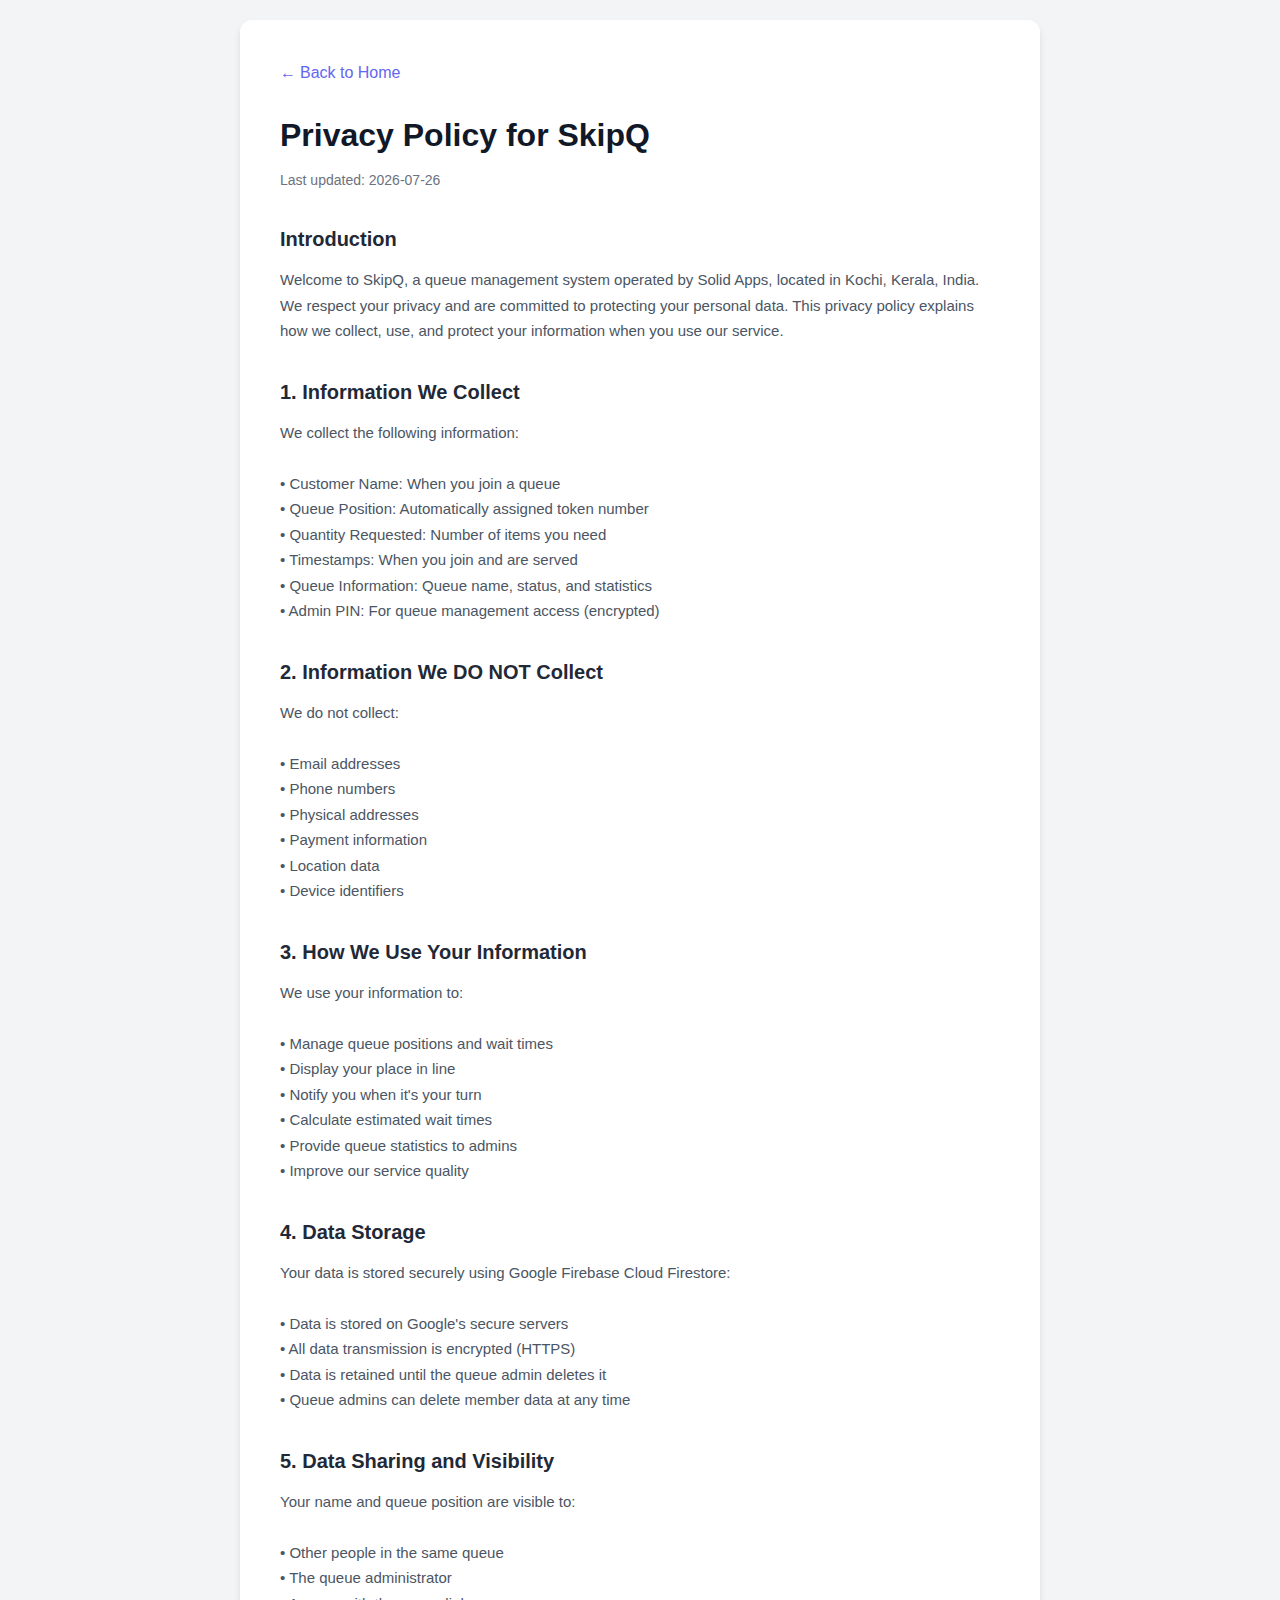
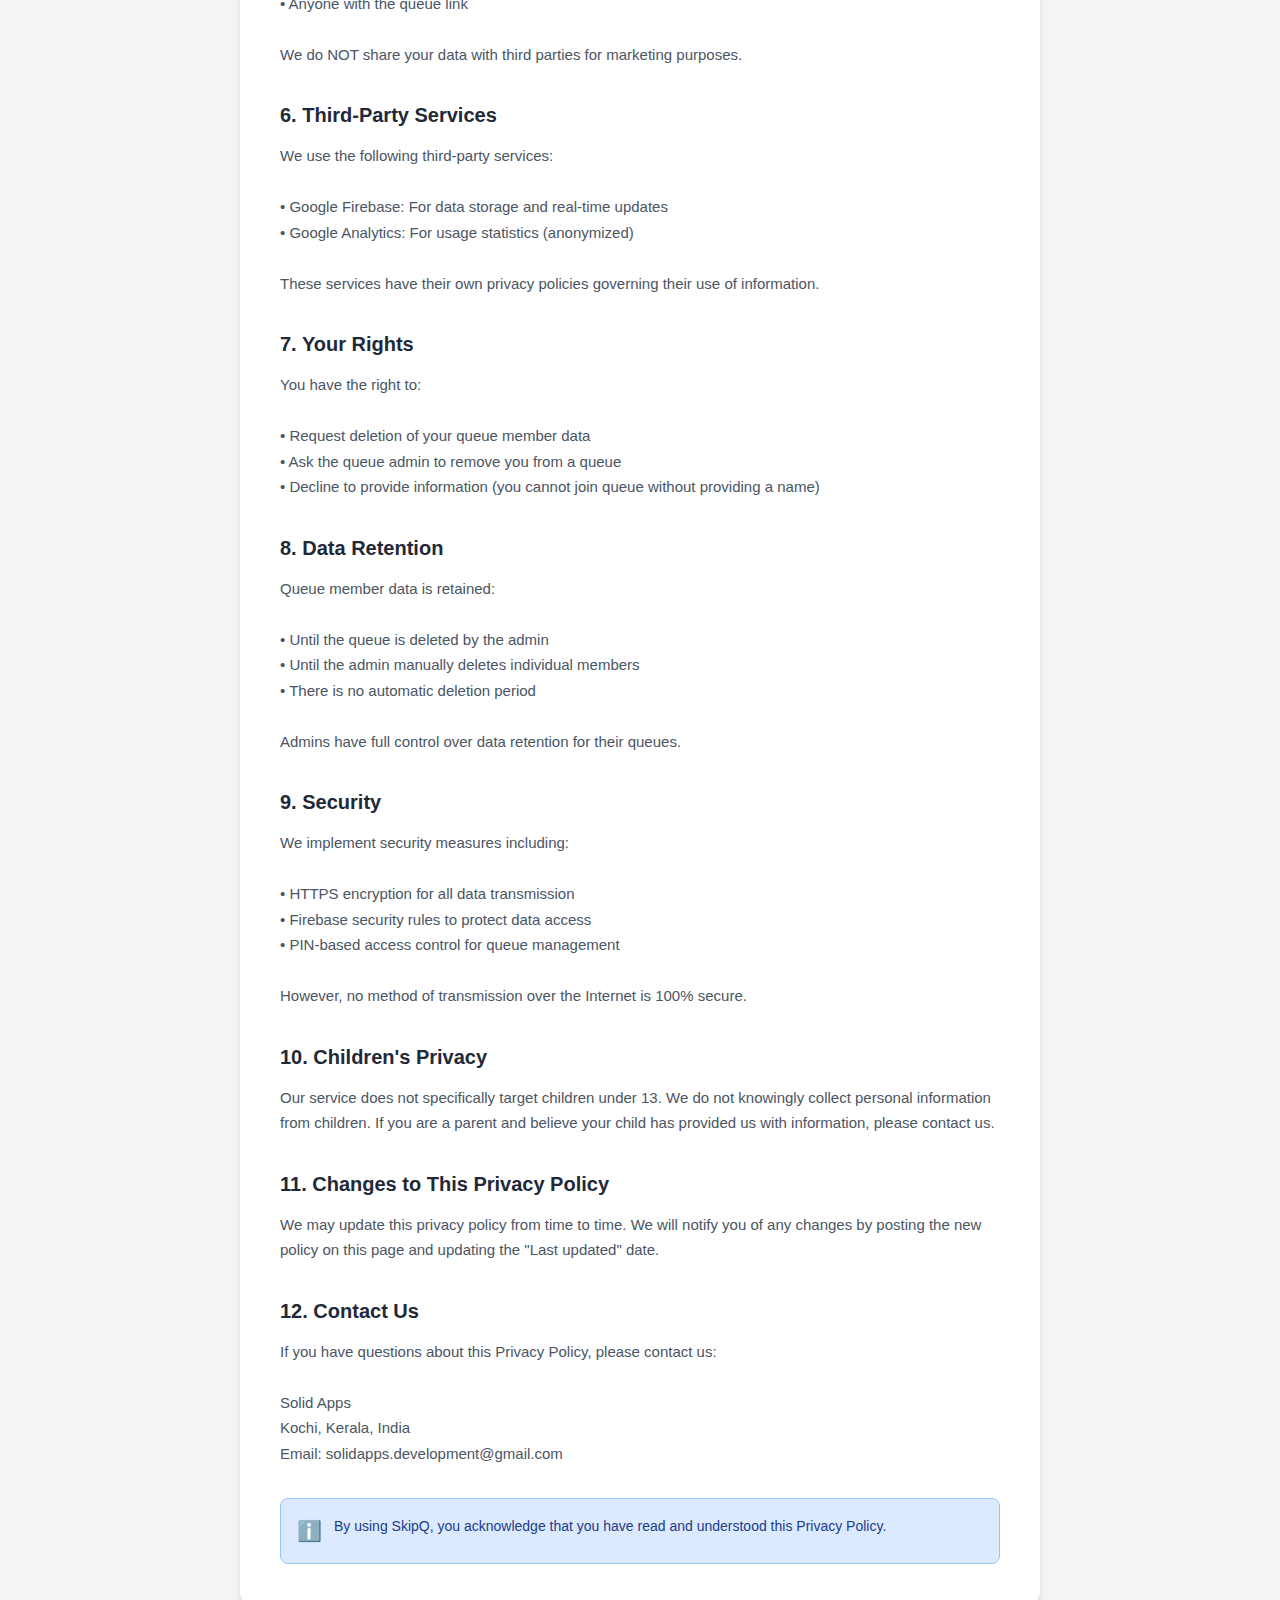
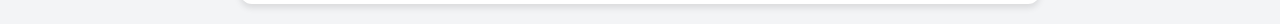
<file: web/privacy-policy.html>
<!DOCTYPE html>
<html lang="en">
<head>
    <meta charset="UTF-8">
    <meta name="viewport" content="width=device-width, initial-scale=1.0">
    <meta name="description" content="Privacy Policy for SkipQ - Queue Management System">
    <title>Privacy Policy - SkipQ</title>
    <link rel="icon" type="image/png" href="favicon.png">
    <style>
        * {
            margin: 0;
            padding: 0;
            box-sizing: border-box;
        }

        body {
            font-family: -apple-system, BlinkMacSystemFont, 'Segoe UI', Roboto, 'Helvetica Neue', Arial, sans-serif;
            line-height: 1.6;
            color: #1F2937;
            background-color: #F3F4F6;
            padding: 20px;
        }

        .container {
            max-width: 800px;
            margin: 0 auto;
            background: white;
            padding: 40px;
            border-radius: 12px;
            box-shadow: 0 4px 6px rgba(0, 0, 0, 0.1);
        }

        .header {
            margin-bottom: 32px;
        }

        .back-button {
            display: inline-flex;
            align-items: center;
            color: #6366F1;
            text-decoration: none;
            font-weight: 500;
            margin-bottom: 24px;
            transition: color 0.2s;
        }

        .back-button:hover {
            color: #4F46E5;
        }

        .back-button::before {
            content: '← ';
            margin-right: 4px;
        }

        h1 {
            font-size: 32px;
            font-weight: 800;
            color: #111827;
            margin-bottom: 8px;
        }

        .last-updated {
            color: #6B7280;
            font-size: 14px;
        }

        .section {
            margin-bottom: 32px;
        }

        .section h2 {
            font-size: 20px;
            font-weight: 700;
            color: #1F2937;
            margin-bottom: 12px;
        }

        .section p {
            color: #4B5563;
            font-size: 15px;
            line-height: 1.7;
            white-space: pre-line;
        }

        .info-box {
            background-color: #DBEAFE;
            border: 1px solid #93C5FD;
            border-radius: 8px;
            padding: 16px;
            margin-top: 32px;
            display: flex;
            align-items: start;
        }

        .info-box-icon {
            color: #1E40AF;
            margin-right: 12px;
            font-size: 20px;
        }

        .info-box-text {
            color: #1E3A8A;
            font-size: 14px;
            flex: 1;
        }

        @media (max-width: 768px) {
            body {
                padding: 10px;
            }

            .container {
                padding: 24px;
            }

            h1 {
                font-size: 24px;
            }

            .section h2 {
                font-size: 18px;
            }
        }
    </style>
</head>
<body>
    <div class="container">
        <a href="/" class="back-button">Back to Home</a>

        <div class="header">
            <h1>Privacy Policy for SkipQ</h1>
            <p class="last-updated">Last updated: <span id="current-date"></span></p>
        </div>

        <div class="section">
            <h2>Introduction</h2>
            <p>Welcome to SkipQ, a queue management system operated by Solid Apps, located in Kochi, Kerala, India. We respect your privacy and are committed to protecting your personal data. This privacy policy explains how we collect, use, and protect your information when you use our service.</p>
        </div>

        <div class="section">
            <h2>1. Information We Collect</h2>
            <p>We collect the following information:

• Customer Name: When you join a queue
• Queue Position: Automatically assigned token number
• Quantity Requested: Number of items you need
• Timestamps: When you join and are served
• Queue Information: Queue name, status, and statistics
• Admin PIN: For queue management access (encrypted)</p>
        </div>

        <div class="section">
            <h2>2. Information We DO NOT Collect</h2>
            <p>We do not collect:

• Email addresses
• Phone numbers
• Physical addresses
• Payment information
• Location data
• Device identifiers</p>
        </div>

        <div class="section">
            <h2>3. How We Use Your Information</h2>
            <p>We use your information to:

• Manage queue positions and wait times
• Display your place in line
• Notify you when it's your turn
• Calculate estimated wait times
• Provide queue statistics to admins
• Improve our service quality</p>
        </div>

        <div class="section">
            <h2>4. Data Storage</h2>
            <p>Your data is stored securely using Google Firebase Cloud Firestore:

• Data is stored on Google's secure servers
• All data transmission is encrypted (HTTPS)
• Data is retained until the queue admin deletes it
• Queue admins can delete member data at any time</p>
        </div>

        <div class="section">
            <h2>5. Data Sharing and Visibility</h2>
            <p>Your name and queue position are visible to:

• Other people in the same queue
• The queue administrator
• Anyone with the queue link

We do NOT share your data with third parties for marketing purposes.</p>
        </div>

        <div class="section">
            <h2>6. Third-Party Services</h2>
            <p>We use the following third-party services:

• Google Firebase: For data storage and real-time updates
• Google Analytics: For usage statistics (anonymized)

These services have their own privacy policies governing their use of information.</p>
        </div>

        <div class="section">
            <h2>7. Your Rights</h2>
            <p>You have the right to:

• Request deletion of your queue member data
• Ask the queue admin to remove you from a queue
• Decline to provide information (you cannot join queue without providing a name)</p>
        </div>

        <div class="section">
            <h2>8. Data Retention</h2>
            <p>Queue member data is retained:

• Until the queue is deleted by the admin
• Until the admin manually deletes individual members
• There is no automatic deletion period

Admins have full control over data retention for their queues.</p>
        </div>

        <div class="section">
            <h2>9. Security</h2>
            <p>We implement security measures including:

• HTTPS encryption for all data transmission
• Firebase security rules to protect data access
• PIN-based access control for queue management

However, no method of transmission over the Internet is 100% secure.</p>
        </div>

        <div class="section">
            <h2>10. Children's Privacy</h2>
            <p>Our service does not specifically target children under 13. We do not knowingly collect personal information from children. If you are a parent and believe your child has provided us with information, please contact us.</p>
        </div>

        <div class="section">
            <h2>11. Changes to This Privacy Policy</h2>
            <p>We may update this privacy policy from time to time. We will notify you of any changes by posting the new policy on this page and updating the "Last updated" date.</p>
        </div>

        <div class="section">
            <h2>12. Contact Us</h2>
            <p>If you have questions about this Privacy Policy, please contact us:

Solid Apps
Kochi, Kerala, India
Email: solidapps.development@gmail.com</p>
        </div>

        <div class="info-box">
            <div class="info-box-icon">ℹ️</div>
            <div class="info-box-text">
                By using SkipQ, you acknowledge that you have read and understood this Privacy Policy.
            </div>
        </div>
    </div>

    <script>
        // Set current date
        document.getElementById('current-date').textContent = new Date().toISOString().split('T')[0];
    </script>
</body>
</html>
</file>
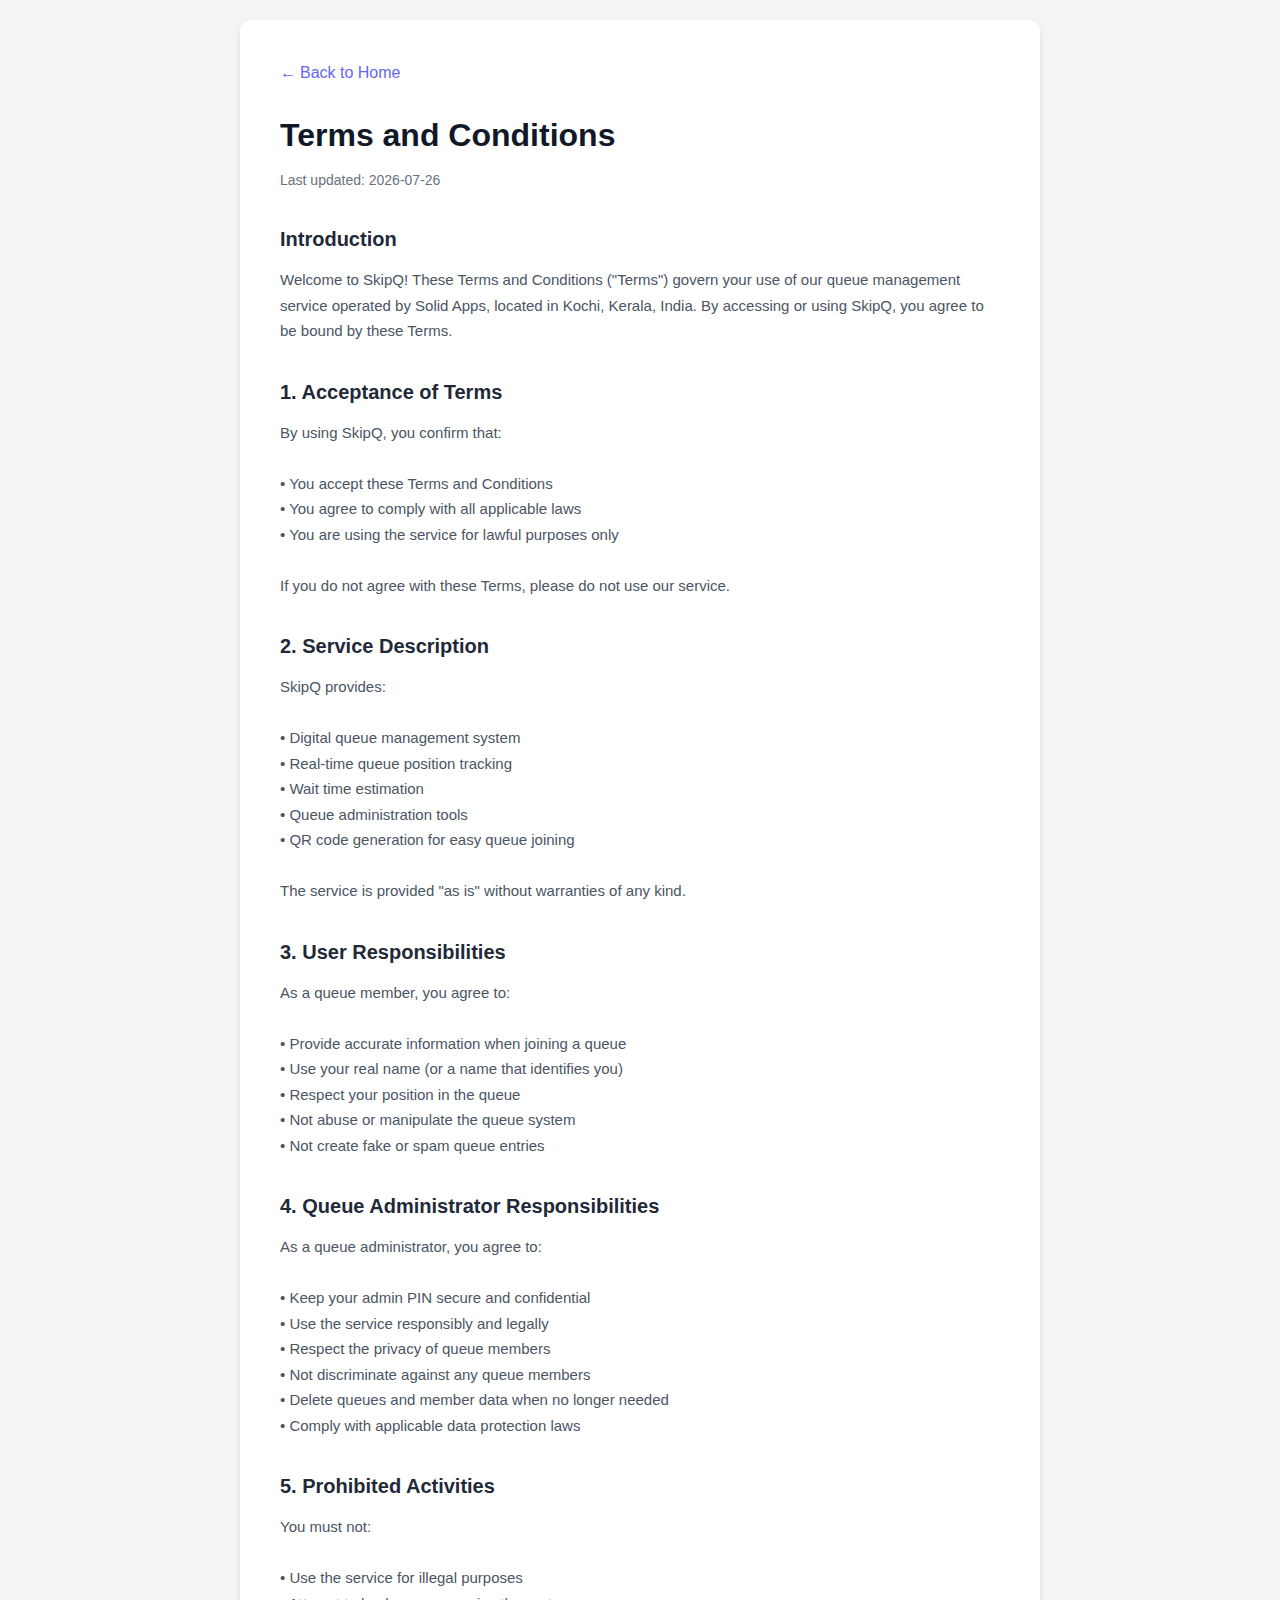
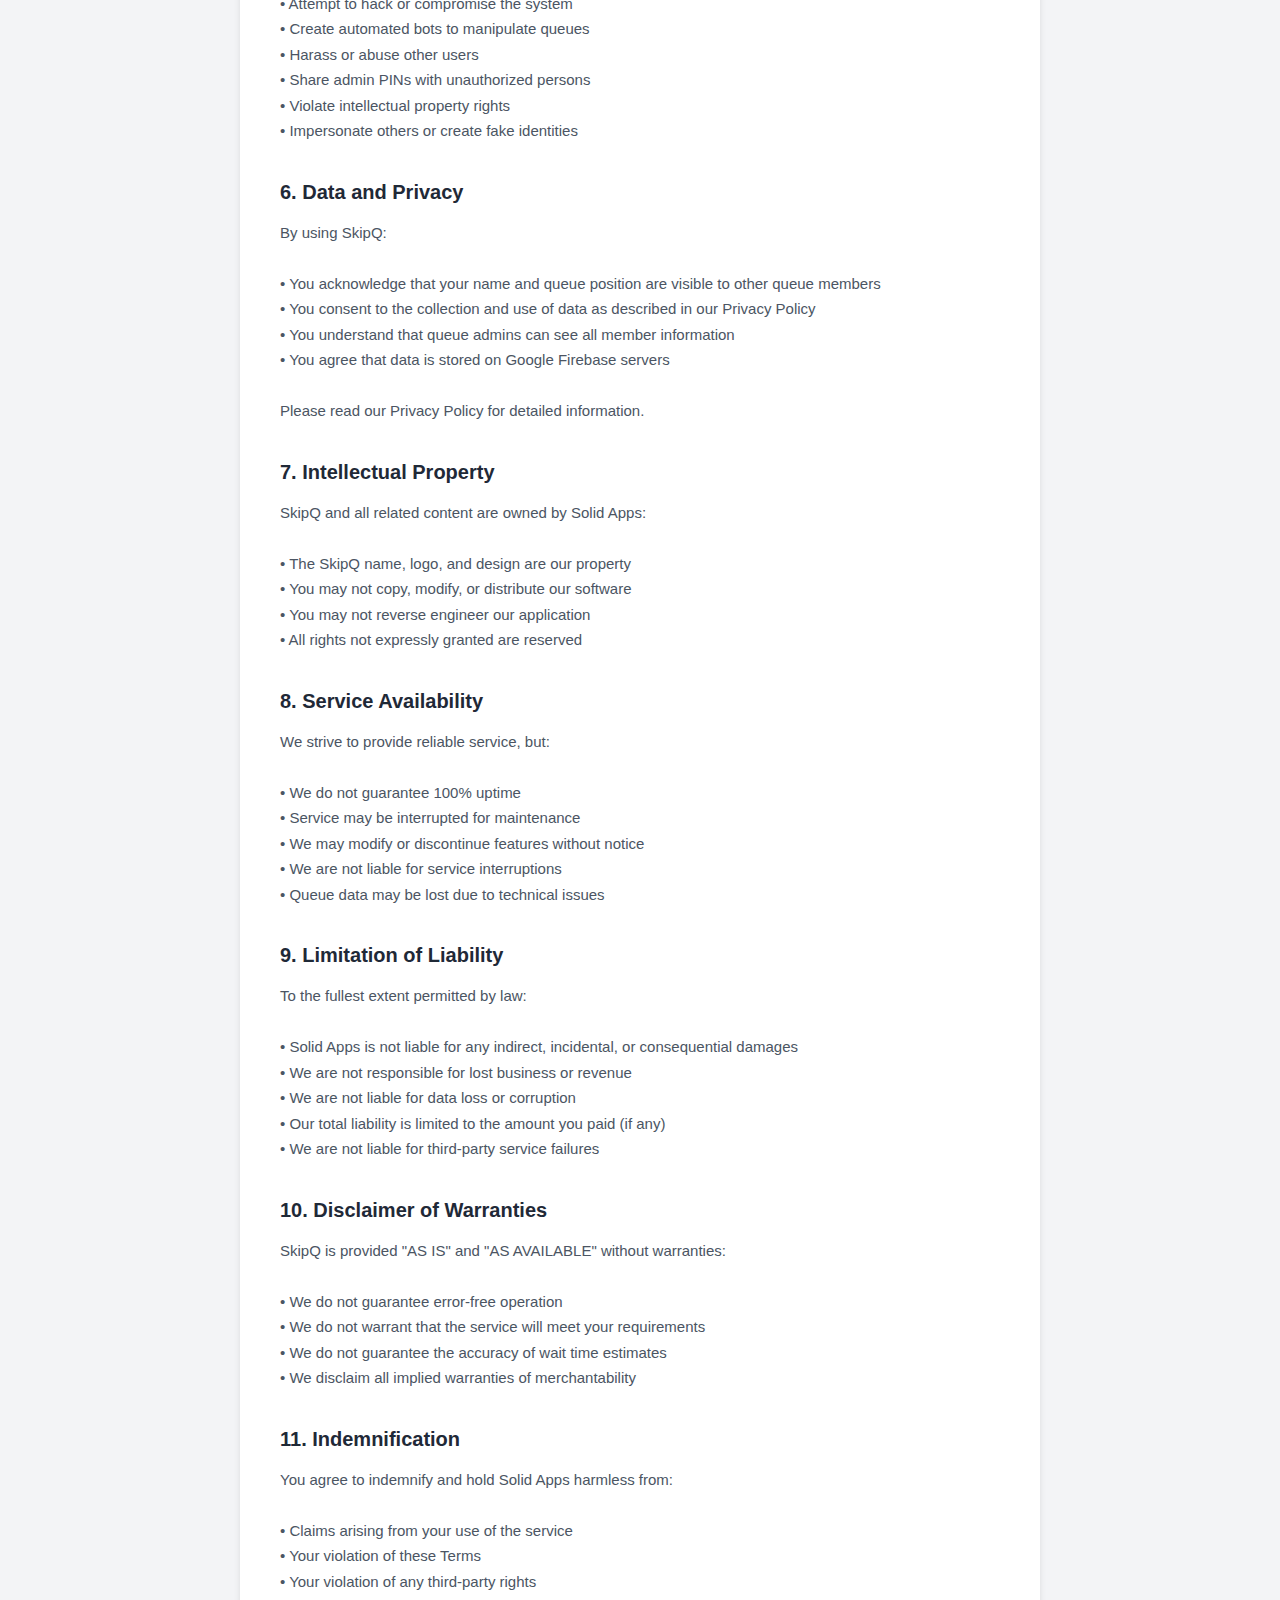
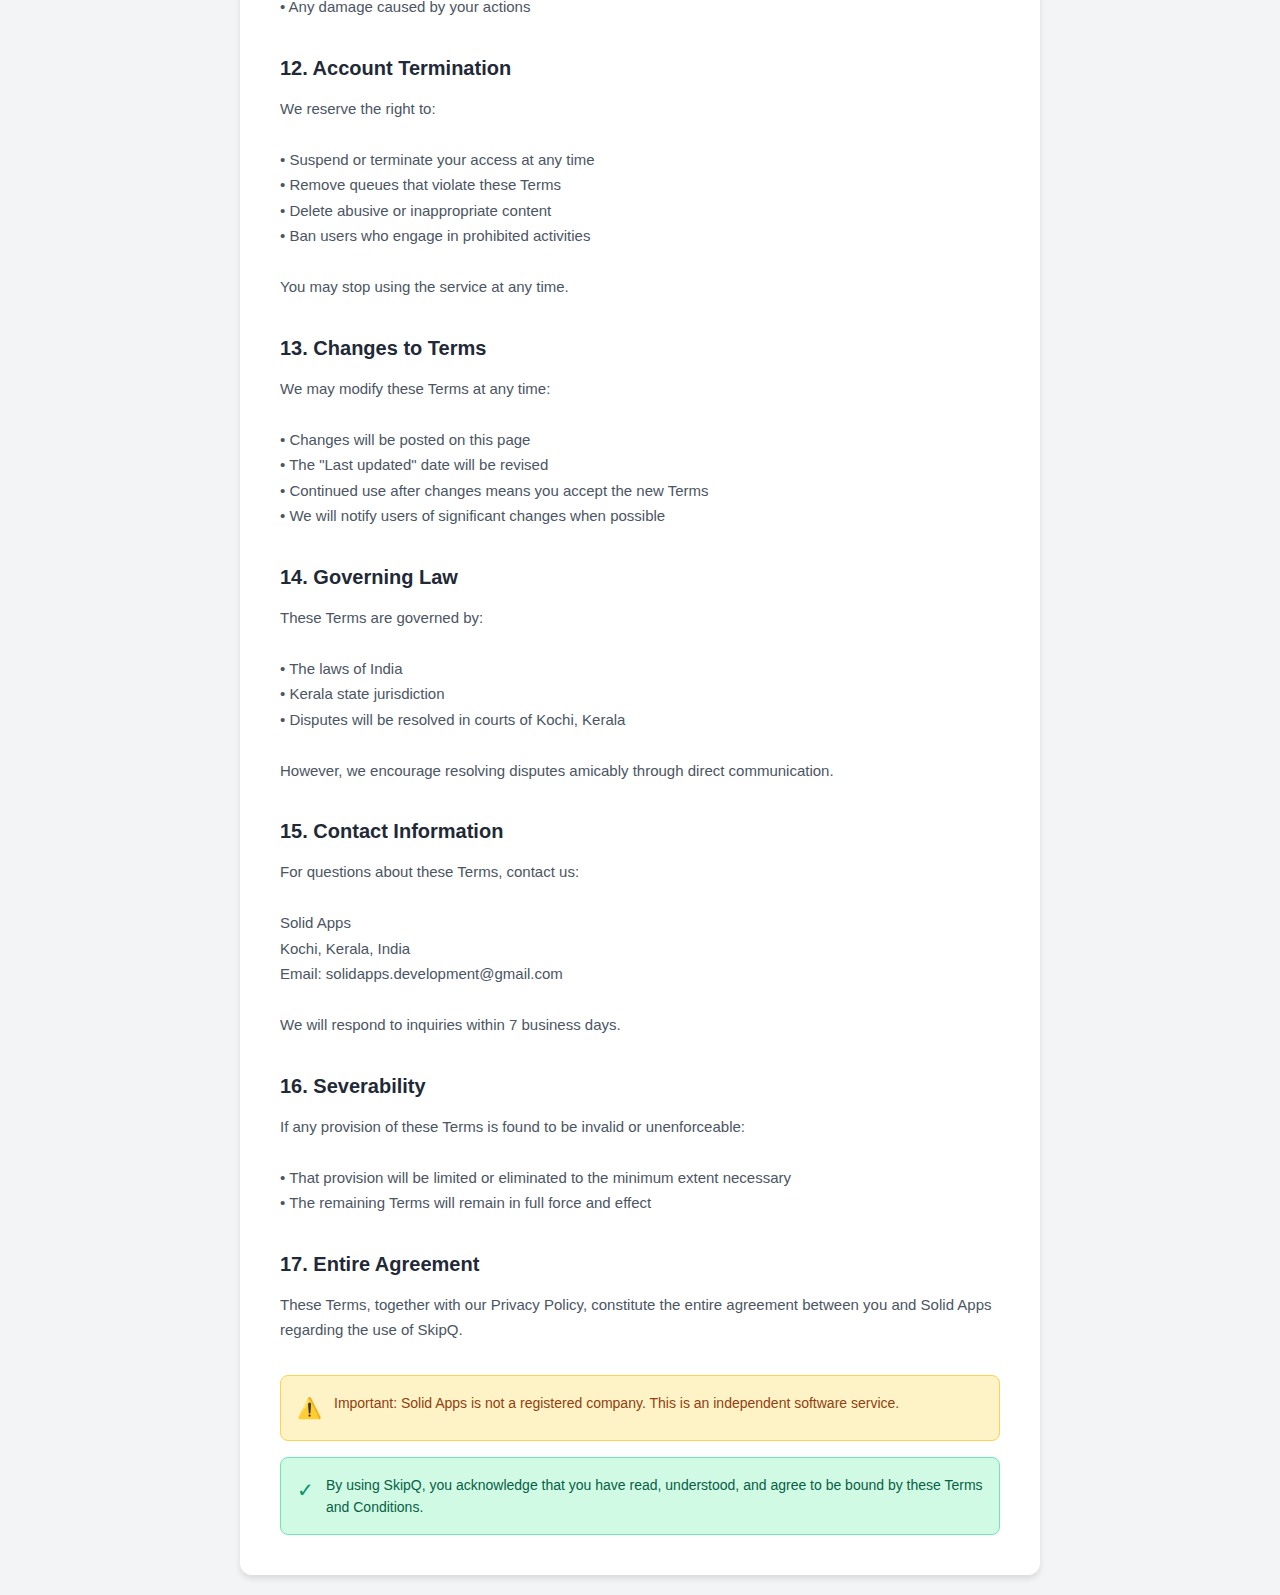
<file: web/terms-conditions.html>
<!DOCTYPE html>
<html lang="en">
<head>
    <meta charset="UTF-8">
    <meta name="viewport" content="width=device-width, initial-scale=1.0">
    <meta name="description" content="Terms and Conditions for SkipQ - Queue Management System">
    <title>Terms & Conditions - SkipQ</title>
    <link rel="icon" type="image/png" href="favicon.png">
    <style>
        * {
            margin: 0;
            padding: 0;
            box-sizing: border-box;
        }

        body {
            font-family: -apple-system, BlinkMacSystemFont, 'Segoe UI', Roboto, 'Helvetica Neue', Arial, sans-serif;
            line-height: 1.6;
            color: #1F2937;
            background-color: #F3F4F6;
            padding: 20px;
        }

        .container {
            max-width: 800px;
            margin: 0 auto;
            background: white;
            padding: 40px;
            border-radius: 12px;
            box-shadow: 0 4px 6px rgba(0, 0, 0, 0.1);
        }

        .header {
            margin-bottom: 32px;
        }

        .back-button {
            display: inline-flex;
            align-items: center;
            color: #6366F1;
            text-decoration: none;
            font-weight: 500;
            margin-bottom: 24px;
            transition: color 0.2s;
        }

        .back-button:hover {
            color: #4F46E5;
        }

        .back-button::before {
            content: '← ';
            margin-right: 4px;
        }

        h1 {
            font-size: 32px;
            font-weight: 800;
            color: #111827;
            margin-bottom: 8px;
        }

        .last-updated {
            color: #6B7280;
            font-size: 14px;
        }

        .section {
            margin-bottom: 32px;
        }

        .section h2 {
            font-size: 20px;
            font-weight: 700;
            color: #1F2937;
            margin-bottom: 12px;
        }

        .section p {
            color: #4B5563;
            font-size: 15px;
            line-height: 1.7;
            white-space: pre-line;
        }

        .warning-box {
            background-color: #FEF3C7;
            border: 1px solid #FCD34D;
            border-radius: 8px;
            padding: 16px;
            margin-top: 32px;
            display: flex;
            align-items: start;
        }

        .warning-box-icon {
            color: #D97706;
            margin-right: 12px;
            font-size: 20px;
        }

        .warning-box-text {
            color: #92400E;
            font-size: 14px;
            font-weight: 500;
            flex: 1;
        }

        .success-box {
            background-color: #D1FAE5;
            border: 1px solid #6EE7B7;
            border-radius: 8px;
            padding: 16px;
            margin-top: 16px;
            display: flex;
            align-items: start;
        }

        .success-box-icon {
            color: #059669;
            margin-right: 12px;
            font-size: 20px;
        }

        .success-box-text {
            color: #065F46;
            font-size: 14px;
            flex: 1;
        }

        @media (max-width: 768px) {
            body {
                padding: 10px;
            }

            .container {
                padding: 24px;
            }

            h1 {
                font-size: 24px;
            }

            .section h2 {
                font-size: 18px;
            }
        }
    </style>
</head>
<body>
    <div class="container">
        <a href="/" class="back-button">Back to Home</a>

        <div class="header">
            <h1>Terms and Conditions</h1>
            <p class="last-updated">Last updated: <span id="current-date"></span></p>
        </div>

        <div class="section">
            <h2>Introduction</h2>
            <p>Welcome to SkipQ! These Terms and Conditions ("Terms") govern your use of our queue management service operated by Solid Apps, located in Kochi, Kerala, India. By accessing or using SkipQ, you agree to be bound by these Terms.</p>
        </div>

        <div class="section">
            <h2>1. Acceptance of Terms</h2>
            <p>By using SkipQ, you confirm that:

• You accept these Terms and Conditions
• You agree to comply with all applicable laws
• You are using the service for lawful purposes only

If you do not agree with these Terms, please do not use our service.</p>
        </div>

        <div class="section">
            <h2>2. Service Description</h2>
            <p>SkipQ provides:

• Digital queue management system
• Real-time queue position tracking
• Wait time estimation
• Queue administration tools
• QR code generation for easy queue joining

The service is provided "as is" without warranties of any kind.</p>
        </div>

        <div class="section">
            <h2>3. User Responsibilities</h2>
            <p>As a queue member, you agree to:

• Provide accurate information when joining a queue
• Use your real name (or a name that identifies you)
• Respect your position in the queue
• Not abuse or manipulate the queue system
• Not create fake or spam queue entries</p>
        </div>

        <div class="section">
            <h2>4. Queue Administrator Responsibilities</h2>
            <p>As a queue administrator, you agree to:

• Keep your admin PIN secure and confidential
• Use the service responsibly and legally
• Respect the privacy of queue members
• Not discriminate against any queue members
• Delete queues and member data when no longer needed
• Comply with applicable data protection laws</p>
        </div>

        <div class="section">
            <h2>5. Prohibited Activities</h2>
            <p>You must not:

• Use the service for illegal purposes
• Attempt to hack or compromise the system
• Create automated bots to manipulate queues
• Harass or abuse other users
• Share admin PINs with unauthorized persons
• Violate intellectual property rights
• Impersonate others or create fake identities</p>
        </div>

        <div class="section">
            <h2>6. Data and Privacy</h2>
            <p>By using SkipQ:

• You acknowledge that your name and queue position are visible to other queue members
• You consent to the collection and use of data as described in our Privacy Policy
• You understand that queue admins can see all member information
• You agree that data is stored on Google Firebase servers

Please read our Privacy Policy for detailed information.</p>
        </div>

        <div class="section">
            <h2>7. Intellectual Property</h2>
            <p>SkipQ and all related content are owned by Solid Apps:

• The SkipQ name, logo, and design are our property
• You may not copy, modify, or distribute our software
• You may not reverse engineer our application
• All rights not expressly granted are reserved</p>
        </div>

        <div class="section">
            <h2>8. Service Availability</h2>
            <p>We strive to provide reliable service, but:

• We do not guarantee 100% uptime
• Service may be interrupted for maintenance
• We may modify or discontinue features without notice
• We are not liable for service interruptions
• Queue data may be lost due to technical issues</p>
        </div>

        <div class="section">
            <h2>9. Limitation of Liability</h2>
            <p>To the fullest extent permitted by law:

• Solid Apps is not liable for any indirect, incidental, or consequential damages
• We are not responsible for lost business or revenue
• We are not liable for data loss or corruption
• Our total liability is limited to the amount you paid (if any)
• We are not liable for third-party service failures</p>
        </div>

        <div class="section">
            <h2>10. Disclaimer of Warranties</h2>
            <p>SkipQ is provided "AS IS" and "AS AVAILABLE" without warranties:

• We do not guarantee error-free operation
• We do not warrant that the service will meet your requirements
• We do not guarantee the accuracy of wait time estimates
• We disclaim all implied warranties of merchantability</p>
        </div>

        <div class="section">
            <h2>11. Indemnification</h2>
            <p>You agree to indemnify and hold Solid Apps harmless from:

• Claims arising from your use of the service
• Your violation of these Terms
• Your violation of any third-party rights
• Any damage caused by your actions</p>
        </div>

        <div class="section">
            <h2>12. Account Termination</h2>
            <p>We reserve the right to:

• Suspend or terminate your access at any time
• Remove queues that violate these Terms
• Delete abusive or inappropriate content
• Ban users who engage in prohibited activities

You may stop using the service at any time.</p>
        </div>

        <div class="section">
            <h2>13. Changes to Terms</h2>
            <p>We may modify these Terms at any time:

• Changes will be posted on this page
• The "Last updated" date will be revised
• Continued use after changes means you accept the new Terms
• We will notify users of significant changes when possible</p>
        </div>

        <div class="section">
            <h2>14. Governing Law</h2>
            <p>These Terms are governed by:

• The laws of India
• Kerala state jurisdiction
• Disputes will be resolved in courts of Kochi, Kerala

However, we encourage resolving disputes amicably through direct communication.</p>
        </div>

        <div class="section">
            <h2>15. Contact Information</h2>
            <p>For questions about these Terms, contact us:

Solid Apps
Kochi, Kerala, India
Email: solidapps.development@gmail.com

We will respond to inquiries within 7 business days.</p>
        </div>

        <div class="section">
            <h2>16. Severability</h2>
            <p>If any provision of these Terms is found to be invalid or unenforceable:

• That provision will be limited or eliminated to the minimum extent necessary
• The remaining Terms will remain in full force and effect</p>
        </div>

        <div class="section">
            <h2>17. Entire Agreement</h2>
            <p>These Terms, together with our Privacy Policy, constitute the entire agreement between you and Solid Apps regarding the use of SkipQ.</p>
        </div>

        <div class="warning-box">
            <div class="warning-box-icon">⚠️</div>
            <div class="warning-box-text">
                Important: Solid Apps is not a registered company. This is an independent software service.
            </div>
        </div>

        <div class="success-box">
            <div class="success-box-icon">✓</div>
            <div class="success-box-text">
                By using SkipQ, you acknowledge that you have read, understood, and agree to be bound by these Terms and Conditions.
            </div>
        </div>
    </div>

    <script>
        // Set current date
        document.getElementById('current-date').textContent = new Date().toISOString().split('T')[0];
    </script>
</body>
</html>
</file>
